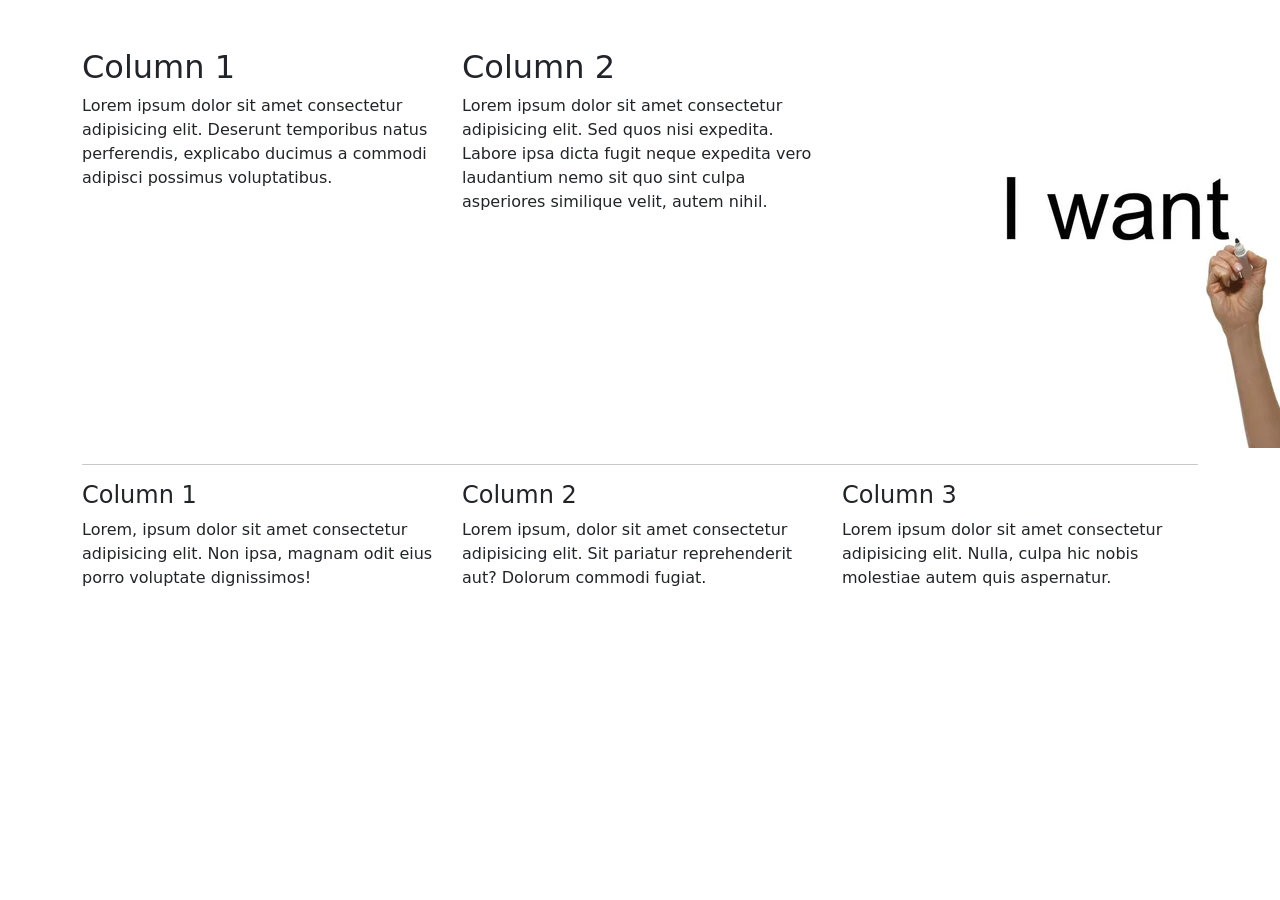
<file: ZAD1/index.html>
<!DOCTYPE html>
<html lang="en">
<head>
    <meta charset="UTF-8">
    <meta name="viewport" content="width=device-width, initial-scale=1.0">
    <title>Zadacha 1</title>
    <link href="https://cdn.jsdelivr.net/npm/bootstrap@5.3.0/dist/css/bootstrap.min.css" rel="stylesheet">
</head>
<body>

<div class="container my-5">
    <div class="row">
        <div class="col-md-4 mb-3 mb-md-0">
            <h2>Column 1</h2>
            <p>Lorem ipsum dolor sit amet consectetur adipisicing elit. Deserunt temporibus natus perferendis, explicabo ducimus a commodi adipisci possimus voluptatibus.</p>
        </div>
        
        <div class="col-md-4 mb-3 mb-md-0">
            <h2>Column 2</h2>
            <p>Lorem ipsum dolor sit amet consectetur adipisicing elit. Sed quos nisi expedita. Labore ipsa dicta fugit neque expedita vero laudantium nemo sit quo sint culpa asperiores similique velit, autem nihil.</p>
        </div>
        
        <div class="col-md-4">
            <img src="image.jpg" alt="Picture">
        </div>
    </div>

    <hr>

    <div class="row">
        <div class="col-md-4 mb-3 mb-md-0">
             <h4>Column 1</h4>
            <p>Lorem, ipsum dolor sit amet consectetur adipisicing elit. Non ipsa, magnam odit eius porro voluptate dignissimos!</p>
        </div>
        <div class="col-md-4 mb-3 mb-md-0">
            <h4>Column 2</h4>
            <p>Lorem ipsum, dolor sit amet consectetur adipisicing elit. Sit pariatur reprehenderit aut? Dolorum commodi fugiat.</p>
        </div>
        <div class="col-md-4">
            <h4>Column 3</h4>
            <p>Lorem ipsum dolor sit amet consectetur adipisicing elit. Nulla, culpa hic nobis molestiae autem quis aspernatur.</p>
        </div>
    </div>
</div>
</body>
</html>
</file>
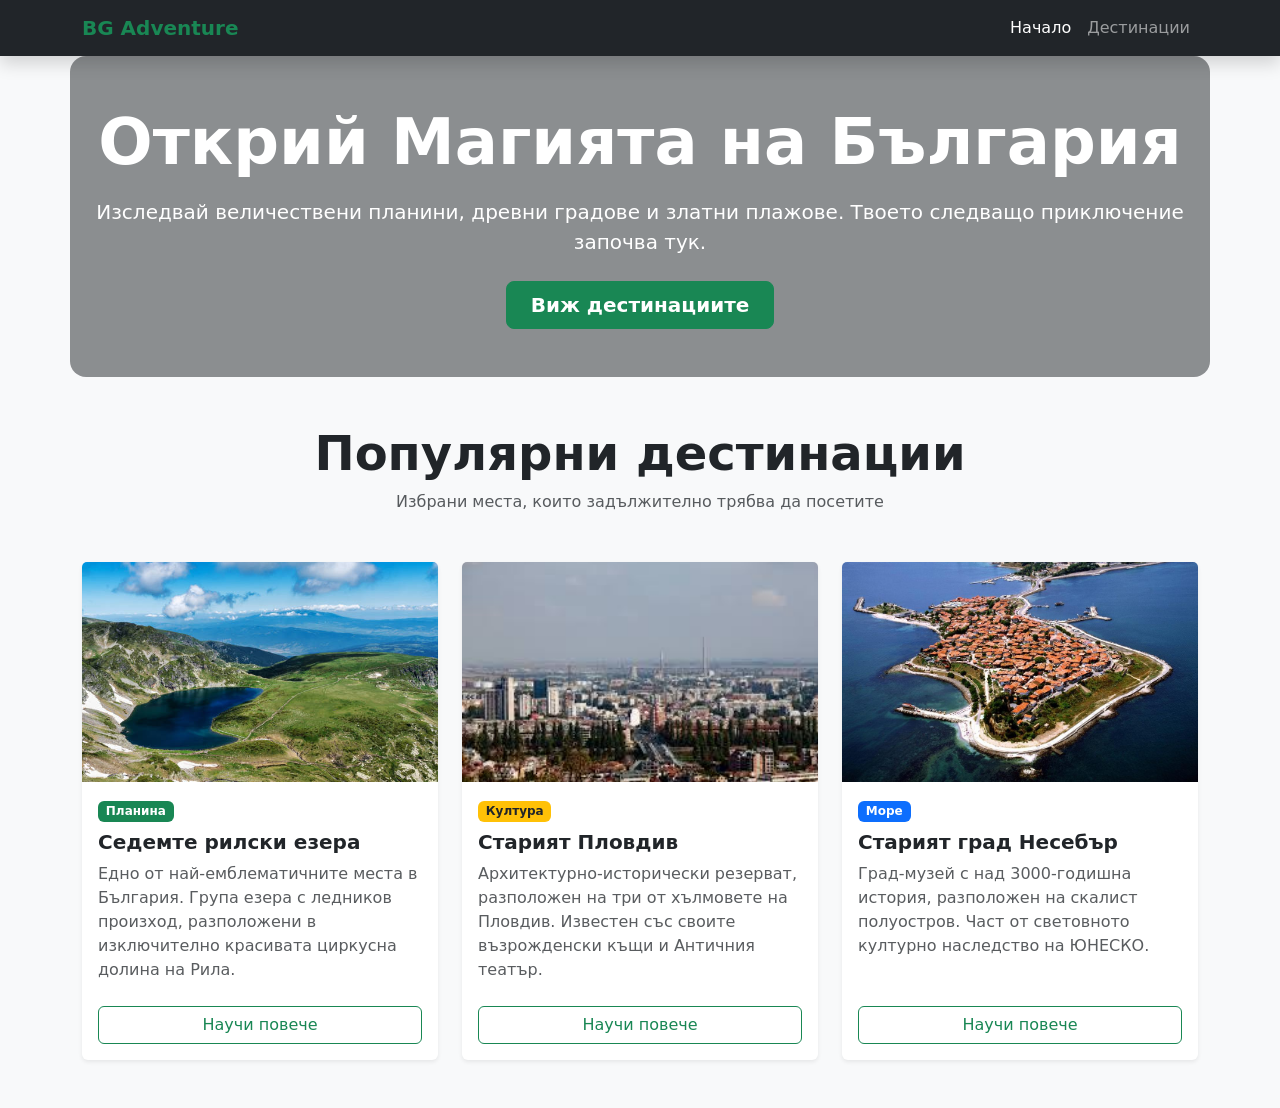
<file: ZAD2/index.html>
<!DOCTYPE html>
<html lang="bg">
<head>
    <meta charset="UTF-8">
    <meta name="viewport" content="width=device-width, initial-scale=1.0">
    <title>Открий България - Приключения и Пътешествия</title>
    <link href="https://cdn.jsdelivr.net/npm/bootstrap@5.3.2/dist/css/bootstrap.min.css" rel="stylesheet">
    <link rel="stylesheet" href="style.css">
</head>
<body class="bg-light">

    <nav class="navbar navbar-expand-lg navbar-dark bg-dark sticky-top shadow">
        <div class="container">
            <a class="navbar-brand fw-bold text-success" href="#">BG Adventure</a>
            <button class="navbar-toggler" type="button" data-bs-toggle="collapse" data-bs-target="#mainNav">
                <span class="navbar-toggler-icon"></span>
            </button>
            <div class="collapse navbar-collapse" id="mainNav">
                <ul class="navbar-nav ms-auto">
                    <li class="nav-item"><a class="nav-link active" href="#home">Начало</a></li>
                    <li class="nav-item"><a class="nav-link" href="#destinations">Дестинации</a></li>
                </ul>
            </div>
        </div>
    </nav>

    <header id="home" class="hero-section text-white text-center d-flex align-items-center">
        <div class="container py-5 bg-dark bg-opacity-50 rounded-4">
            <h1 class="display-3 fw-bold mb-3">Открий Магията на България</h1>
            <p class="lead mb-4">Изследвай величествени планини, древни градове и златни плажове. Твоето следващо приключение започва тук.</p>
            <a href="#destinations" class="btn btn-success btn-lg px-4 gap-3 fw-semibold">Виж дестинациите</a>
        </div>
    </header>

    <main class="container py-5" id="destinations">
        <div class="text-center mb-5">
            <h2 class="fw-bold display-5 text-dark">Популярни дестинации</h2>
            <p class="text-muted">Избрани места, които задължително трябва да посетите</p>
        </div>

        <div class="row g-4">
            <div class="col-md-4">
                <div class="card h-100 shadow-sm border-0 custom-card">
                    <img src="images/rila.jpg" class="card-img-top object-fit-cover" style="height: 220px;" alt="Седемте рилски езера">
                    <div class="card-body">
                        <span class="badge bg-success mb-2">Планина</span>
                        <h5 class="card-title fw-bold">Седемте рилски езера</h5>
                        <p class="card-text text-muted">Едно от най-емблематичните места в България. Група езера с ледников произход, разположени в изключително красивата циркусна долина на Рила.</p>
                    </div>
                    <div class="card-footer bg-transparent border-0 pb-3">
                        <button class="btn btn-outline-success w-100" data-bs-toggle="modal" data-bs-target="#infoModal">Научи повече</button>
                    </div>
                </div>
            </div>

            <div class="col-md-4">
                <div class="card h-100 shadow-sm border-0 custom-card">
                    <img src="images/plovdiv.jpg" class="card-img-top object-fit-cover" style="height: 220px;" alt="Стария град в Пловдив">
                    <div class="card-body">
                        <span class="badge bg-warning text-dark mb-2">Култура</span>
                        <h5 class="card-title fw-bold">Старият Пловдив</h5>
                        <p class="card-text text-muted">Архитектурно-исторически резерват, разположен на три от хълмовете на Пловдив. Известен със своите възрожденски къщи и Античния театър.</p>
                    </div>
                    <div class="card-footer bg-transparent border-0 pb-3">
                        <button class="btn btn-outline-success w-100" data-bs-toggle="modal" data-bs-target="#infoModal">Научи повече</button>
                    </div>
                </div>
            </div>

            <div class="col-md-4">
                <div class="card h-100 shadow-sm border-0 custom-card">
                    <img src="images/Nessebar.jpg" class="card-img-top object-fit-cover" style="height: 220px;" alt="Стария Несебър">
                    <div class="card-body">
                        <span class="badge bg-primary mb-2">Море</span>
                        <h5 class="card-title fw-bold">Старият град Несебър</h5>
                        <p class="card-text text-muted">Град-музей с над 3000-годишна история, разположен на скалист полуостров. Част от световното културно наследство на ЮНЕСКО.</p>
                    </div>
                    <div class="card-footer bg-transparent border-0 pb-3">
                        <button class="btn btn-outline-success w-100" data-bs-toggle="modal" data-bs-target="#infoModal">Научи повече</button>
                    </div>
                </div>
            </div>
        </div>
    </main>

    <div class="modal fade" id="infoModal" tabindex="-1" aria-labelledby="infoModalLabel" aria-hidden="true">
        <div class="modal-dialog modal-dialog-centered">
            <div class="modal-content">
                <div class="modal-header">
                    <h5 class="modal-title fw-bold" id="infoModalLabel">Детайли за дестинацията</h5>
                    <button type="button" class="btn-close" data-bs-shadow="none" data-bs-dismiss="modal" aria-label="Close"></button>
                </div>
                <div class="modal-body">
                    <p>Тази дестинация предлага организирани турове, възможности за настаняване, пешеходни преходи с професионален гид и дегустация на традиционна българска кухня.</p>
                    <div class="alert alert-info" role="alert">
                        <strong>Забележка:</strong> Препоръчително е предварително записване за летния сезон!
                    </div>
                </div>
                <div class="modal-footer">
                    <button type="button" class="btn btn-secondary" data-bs-dismiss="modal">Затвори</button>
                    <button type="button" class="btn btn-success
</file>
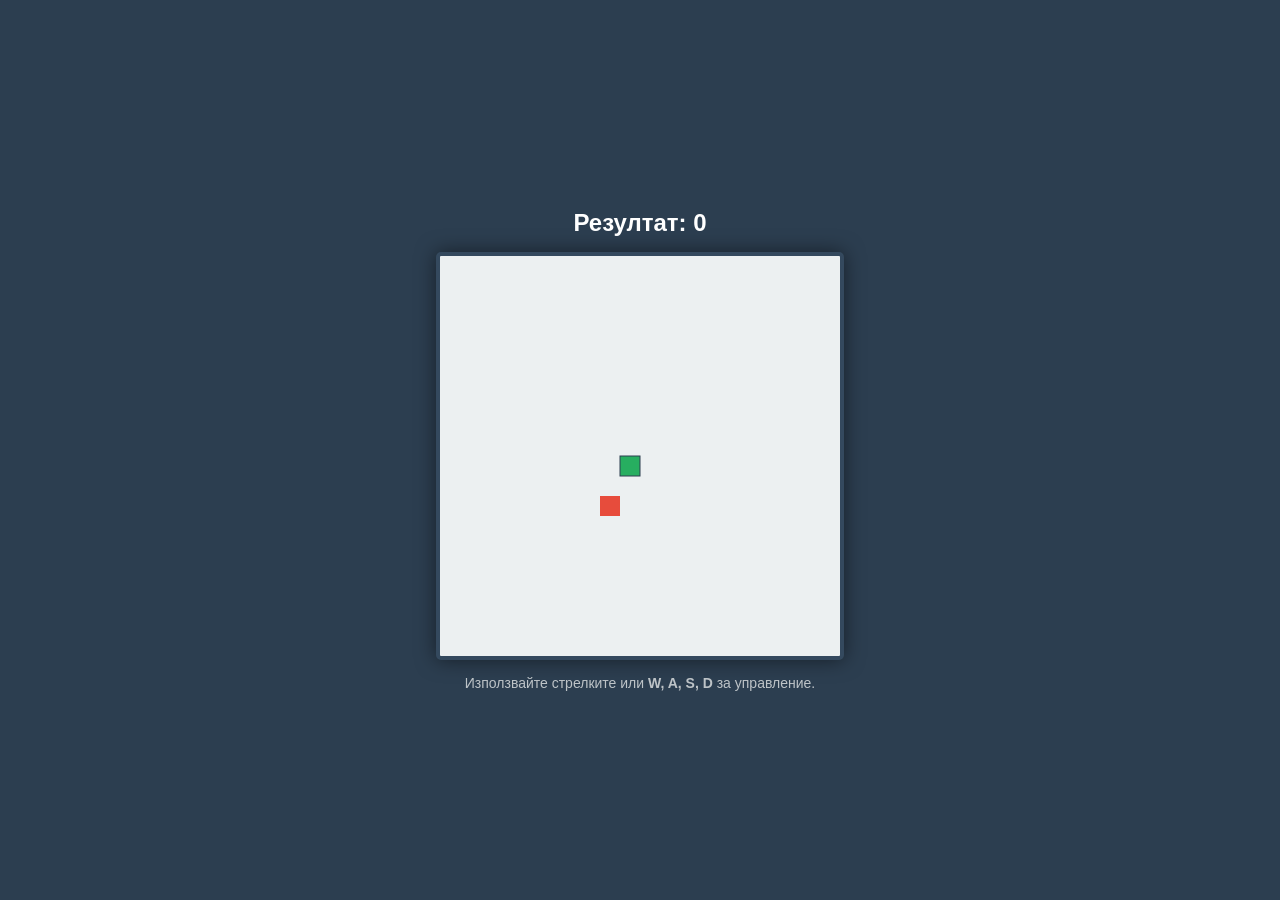
<file: ZAD8/snake.html>
<!DOCTYPE html>
<html lang="bg">
<head>
    <meta charset="UTF-8">
    <meta name="viewport" content="width=device-width, initial-scale=1.0">
    <title>Игра на Змия (W A S D)</title>
    <style>
        body {
            display: flex;
            justify-content: center;
            align-items: center;
            height: 100vh;
            margin: 0;
            background-color: #2c3e50;
            color: white;
            font-family: Arial, sans-serif;
            flex-direction: column;
        }
        canvas {
            background-color: #ecf0f1;
            border: 4px solid #34495e;
            border-radius: 5px;
            box-shadow: 0 0 20px rgba(0,0,0,0.5);
        }
        .score-board {
            font-size: 24px;
            margin-bottom: 15px;
            font-weight: bold;
        }
        .instructions {
            margin-top: 15px;
            font-size: 14px;
            color: #bdc3c7;
            text-align: center;
        }
    </style>
</head>
<body>

    <div class="score-board">Резултат: <span id="score">0</span></div>
    
    <canvas id="gameCanvas" width="400" height="400"></canvas>
    
    <div class="instructions">Използвайте стрелките или <strong>W, A, S, D</strong> за управление.</div>

    <script>
        const canvas = document.getElementById("gameCanvas");
        const ctx = canvas.getContext("2d");

        const box = 20; 
        let score = 0;
        let d; 

        let snake = [];
        snake[0] = { x: 9 * box, y: 10 * box };

        let food = {
            x: Math.floor(Math.random() * 19 + 1) * box,
            y: Math.floor(Math.random() * 19 + 1) * box
        };

        document.addEventListener("keydown", direction);

        function direction(event) {
            let key = event.keyCode;
            
            // 37 = Left, 65 = A
            if ((key == 37 || key == 65) && d != "RIGHT") {
                d = "LEFT";
            } 
            // 38 = Up, 87 = W
            else if ((key == 38 || key == 87) && d != "DOWN") {
                d = "UP";
            } 
            // 39 = Right, 68 = D
            else if ((key == 39 || key == 68) && d != "LEFT") {
                d = "RIGHT";
            } 
            // 40 = Down, 83 = S
            else if ((key == 40 || key == 83) && d != "UP") {
                d = "DOWN";
            }
        }

        function collision(head, array) {
            for (let i = 0; i < array.length; i++) {
                if (head.x == array[i].x && head.y == array[i].y) {
                    return true;
                }
            }
            return false;
        }

        function draw() {
            ctx.clearRect(0, 0, canvas.width, canvas.height);

            for (let i = 0; i < snake.length; i++) {
                ctx.fillStyle = (i == 0) ? "#27ae60" : "#2ecc71";
                ctx.fillRect(snake[i].x, snake[i].y, box, box);
                
                ctx.strokeStyle = "#2c3e50";
                ctx.strokeRect(snake[i].x, snake[i].y, box, box);
            }

            ctx.fillStyle = "#e74c3c";
            ctx.fillRect(food.x, food.y, box, box);

            let snakeX = snake[0].x;
            let snakeY = snake[0].y;

            if (d == "LEFT") snakeX -= box;
            if (d == "UP") snakeY -= box;
            if (d == "RIGHT") snakeX += box;
            if (d == "DOWN") snakeY += box;

            if (snakeX == food.x && snakeY == food.y) {
                score++;
                document.getElementById("score").innerText = score;
                food = {
                    x: Math.floor(Math.random() * 19 + 1) * box,
                    y: Math.floor(Math.random() * 19 + 1) * box
                };
            } else {
                snake.pop(); 
            }

            let newHead = { x: snakeX, y: snakeY };

            if (snakeX < 0 || snakeX >= canvas.width || 
                snakeY < 0 || snakeY >= canvas.height || 
                collision(newHead, snake)) {
                
                clearInterval(game);
                setTimeout(() => {
                    alert("Край на играта! Вашият резултат е: " + score + "\nПрезаредете страницата (F5) за нова игра.");
                }, 50);
            }

            snake.unshift(newHead);
        }

        let game = setInterval(draw, 100);
    </script>
</body>
</html>
</file>
<file: ZAD2/style.css>
.bg-black-custom {
    background-color: #111111;
}

.text-gold {
    color: #ffd700;
}

.card-img-top{
    height: 250px;
    object-fit: cover;
}
</file>
